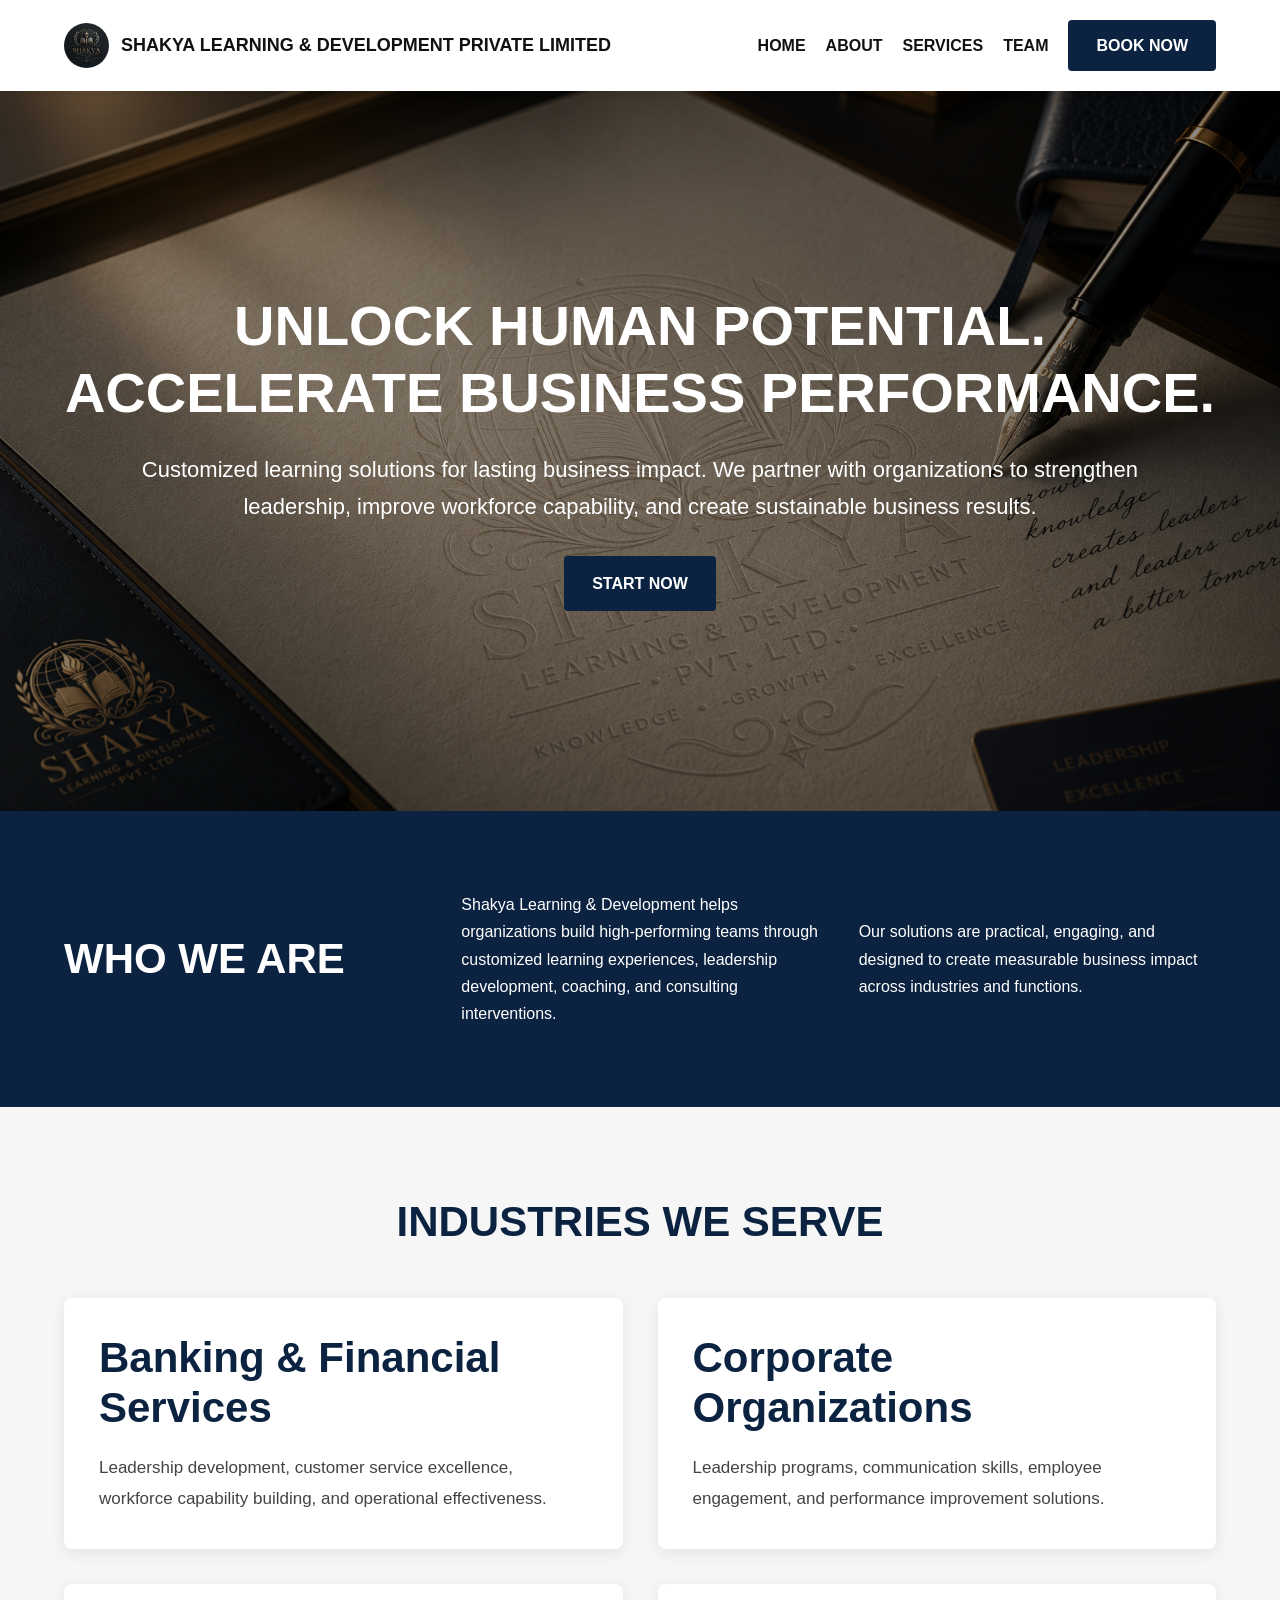
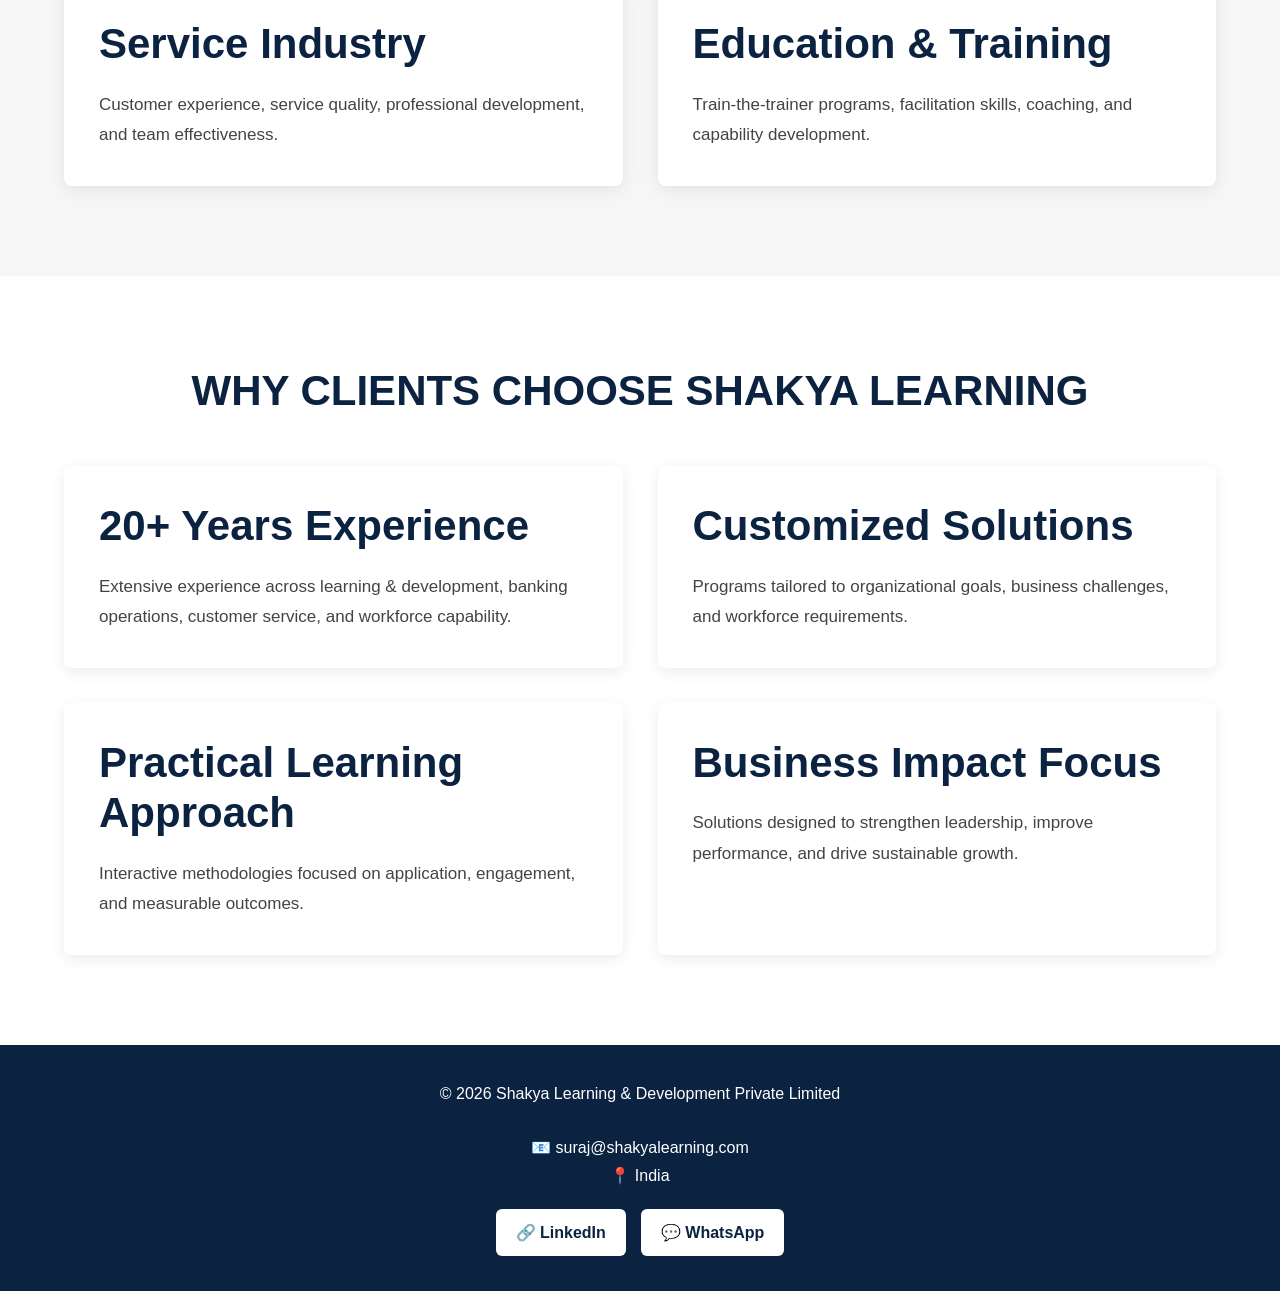
<file: index.html>
<!DOCTYPE html>
<html lang="en">
<head>
<meta charset="UTF-8">
<meta name="viewport" content="width=device-width, initial-scale=1.0">

<title>Shakya Learning & Development</title>

<link rel="stylesheet" href="style.css">
  
<link href="https://unpkg.com/aos@2.3.4/dist/aos.css" rel="stylesheet">
  
</head>

<body>

<header>

<div class="logo">

<img src="images/ChatGPT Image Jun 2, 2026, 10_00_25 AM.png"
alt="Shakya Logo"
class="header-logo">

<span>
SHAKYA LEARNING & DEVELOPMENT PRIVATE LIMITED
</span>

</div>

<div class="nav-links">

<a href="index.html">HOME</a>

<a href="about.html">ABOUT</a>

<a href="services.html">SERVICES</a>

<a href="team.html">TEAM</a>

<a href="contact.html" class="btn">
BOOK NOW
</a>

</div>

</header>

<section class="hero">

<div class="hero-content" data-aos="fade-up">

<h1>
UNLOCK HUMAN POTENTIAL.<br>
ACCELERATE BUSINESS PERFORMANCE.
</h1>

<p>
Customized learning solutions for lasting business impact.
We partner with organizations to strengthen leadership,
improve workforce capability,
and create sustainable business results.
</p>

<a href="about.html" class="btn">
START NOW
</a>

</div>

</section>

<section class="blue-band" data-aos="zoom-in">

<div class="container">

<div class="band-grid">

<div data-aos="zoom-in-up">
<h2>
WHO
WE ARE
</h2>
</div>

<div data-aos="zoom-in-up">
<p>
Shakya Learning & Development helps organizations
build high-performing teams through customized
learning experiences, leadership development,
coaching, and consulting interventions.
</p>
</div>

<div data-aos="zoom-in-up">
<p>
Our solutions are practical, engaging,
and designed to create measurable business impact
across industries and functions.
</p>
</div>

</div>

</div>

</section>

<section class="section">

<div class="container">

<h2 style="text-align:center; margin-bottom:50px;">
INDUSTRIES WE SERVE
</h2>

<div class="services-grid">

<div class="service-card" data-aos="fade-up" data-aos-delay="100">
<h2>Banking & Financial Services</h2>
<p>
Leadership development, customer service excellence,
workforce capability building, and operational effectiveness.
</p>
</div>

<div class="service-card" data-aos="fade-up" data-aos-delay="200">
<h2>Corporate Organizations</h2>
<p>
Leadership programs, communication skills,
employee engagement, and performance improvement solutions.
</p>
</div>

<div class="service-card" data-aos="fade-up" data-aos-delay="300">
<h2>Service Industry</h2>
<p>
Customer experience, service quality,
professional development, and team effectiveness.
</p>
</div>

<div class="service-card" data-aos="fade-up" data-aos-delay="400">
<h2>Education & Training</h2>
<p>
Train-the-trainer programs,
facilitation skills, coaching, and capability development.
</p>
</div>

</div>

</div>

</section>


<section class="section" style="background:#ffffff;">

<div class="container">

<h2 style="text-align:center; margin-bottom:50px;">
WHY CLIENTS CHOOSE SHAKYA LEARNING
</h2>

<div class="services-grid">

<div class="service-card" data-aos="zoom-in" data-aos-delay="100">
<h2>20+ Years Experience</h2>
<p>
Extensive experience across learning & development,
banking operations, customer service, and workforce capability.
</p>
</div>

<div class="service-card" data-aos="zoom-in" data-aos-delay="200">
<h2>Customized Solutions</h2>
<p>
Programs tailored to organizational goals,
business challenges, and workforce requirements.
</p>
</div>

<div class="service-card" data-aos="zoom-in" data-aos-delay="300">
<h2>Practical Learning Approach</h2>
<p>
Interactive methodologies focused on application,
engagement, and measurable outcomes.
</p>
</div>

<div class="service-card" data-aos="zoom-in" data-aos-delay="400">
<h2>Business Impact Focus</h2>
<p>
Solutions designed to strengthen leadership,
improve performance, and drive sustainable growth.
</p>
</div>

</div>

</div>

</section>


<footer>


<p>

© 2026 Shakya Learning & Development Private Limited

</p>


<br>


<p>

📧 suraj@shakyalearning.com

</p>


<p>

📍 India

</p>


<div class="footer-buttons">

<a href="https://www.linkedin.com/in/surajkumar1979" target="_blank" class="footer-btn">
🔗 LinkedIn
</a>

<a href="https://wa.me/919555682554" target="_blank" class="footer-btn">
💬 WhatsApp
</a>

</div>

</footer>

<script src="https://unpkg.com/aos@2.3.4/dist/aos.js"></script>

<script>
AOS.init({
duration:1200,
once:true,
offset:120,
easing:'ease-in-out'
});
</script>

</body>
</html>
</file>
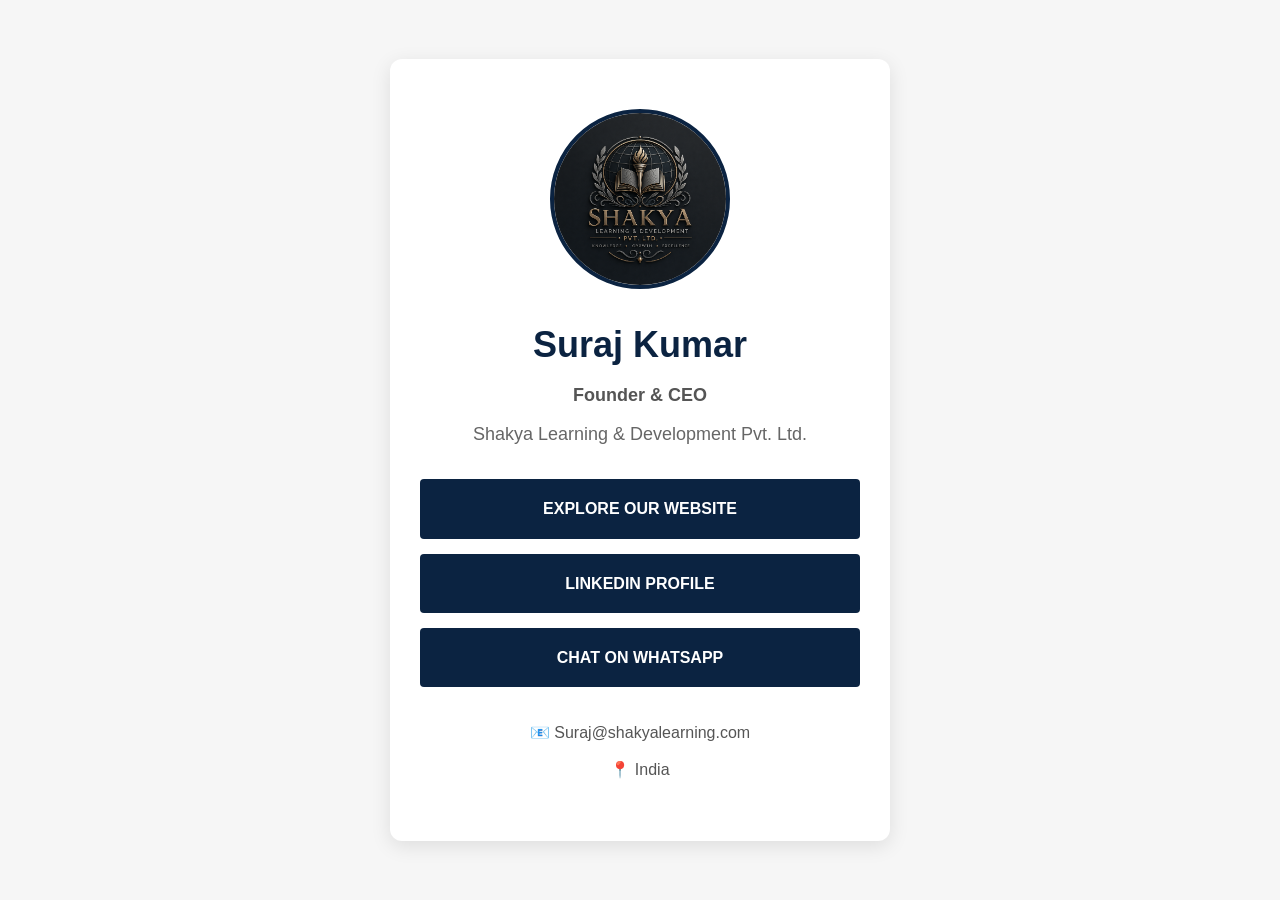
<file: connect.html>
<!DOCTYPE html>

<html lang="en">

<head>

<meta charset="UTF-8">
<meta name="viewport" content="width=device-width, initial-scale=1.0">

<title>Connect With Suraj Kumar</title>

<link rel="stylesheet" href="style.css">

<style>

body{
background:#f6f6f6;
display:flex;
justify-content:center;
align-items:center;
min-height:100vh;
padding:20px;
font-family:Arial, sans-serif;
}

.connect-card{
background:white;
max-width:500px;
width:100%;
padding:50px 30px;
border-radius:12px;
text-align:center;
box-shadow:0 5px 20px rgba(0,0,0,0.10);
}

.connect-logo{
width:180px;
height:180px;
margin:0 auto 25px;
display:block;
border-radius:50%;
object-fit:cover;
border:4px solid #0b2341;
}

.connect-card h1{
font-size:36px;
color:#0b2341;
margin-bottom:5px;
}

.designation{
font-size:18px;
font-weight:600;
color:#555;
margin-bottom:8px;
}

.company{
font-size:18px;
color:#666;
margin-bottom:30px;
}

.connect-card .btn{
display:block;
margin:15px 0;
padding:16px;
font-size:16px;
}

.contact-info{
margin-top:30px;
font-size:16px;
color:#555;
line-height:2;
}

.contact-info p{
margin:5px 0;
}

@media(max-width:768px){

.connect-card{
padding:35px 20px;
}

.connect-logo{
width:150px;
height:150px;
}

.connect-card h1{
font-size:30px;
}

}

</style>

</head>

<body>

<div class="connect-card">

<img
src="images/ChatGPT Image Jun 2, 2026, 10_00_25 AM.png"
alt="Shakya Learning & Development"
class="connect-logo">

<h1>Suraj Kumar</h1>

<div class="designation">
Founder & CEO
</div>

<div class="company">
Shakya Learning & Development Pvt. Ltd.
</div>

<a href="index.html" class="btn">
EXPLORE OUR WEBSITE
</a>

<a href="https://www.linkedin.com/in/surajkumar1979"
target="_blank"
class="btn">
LINKEDIN PROFILE </a>

<a href="https://wa.me/919555682554"
target="_blank"
class="btn">
CHAT ON WHATSAPP </a>

<div class="contact-info">

<p>📧 Suraj@shakyalearning.com</p>

<p>📍 India</p>

</div>

</div>

</body>

</html>
</file>
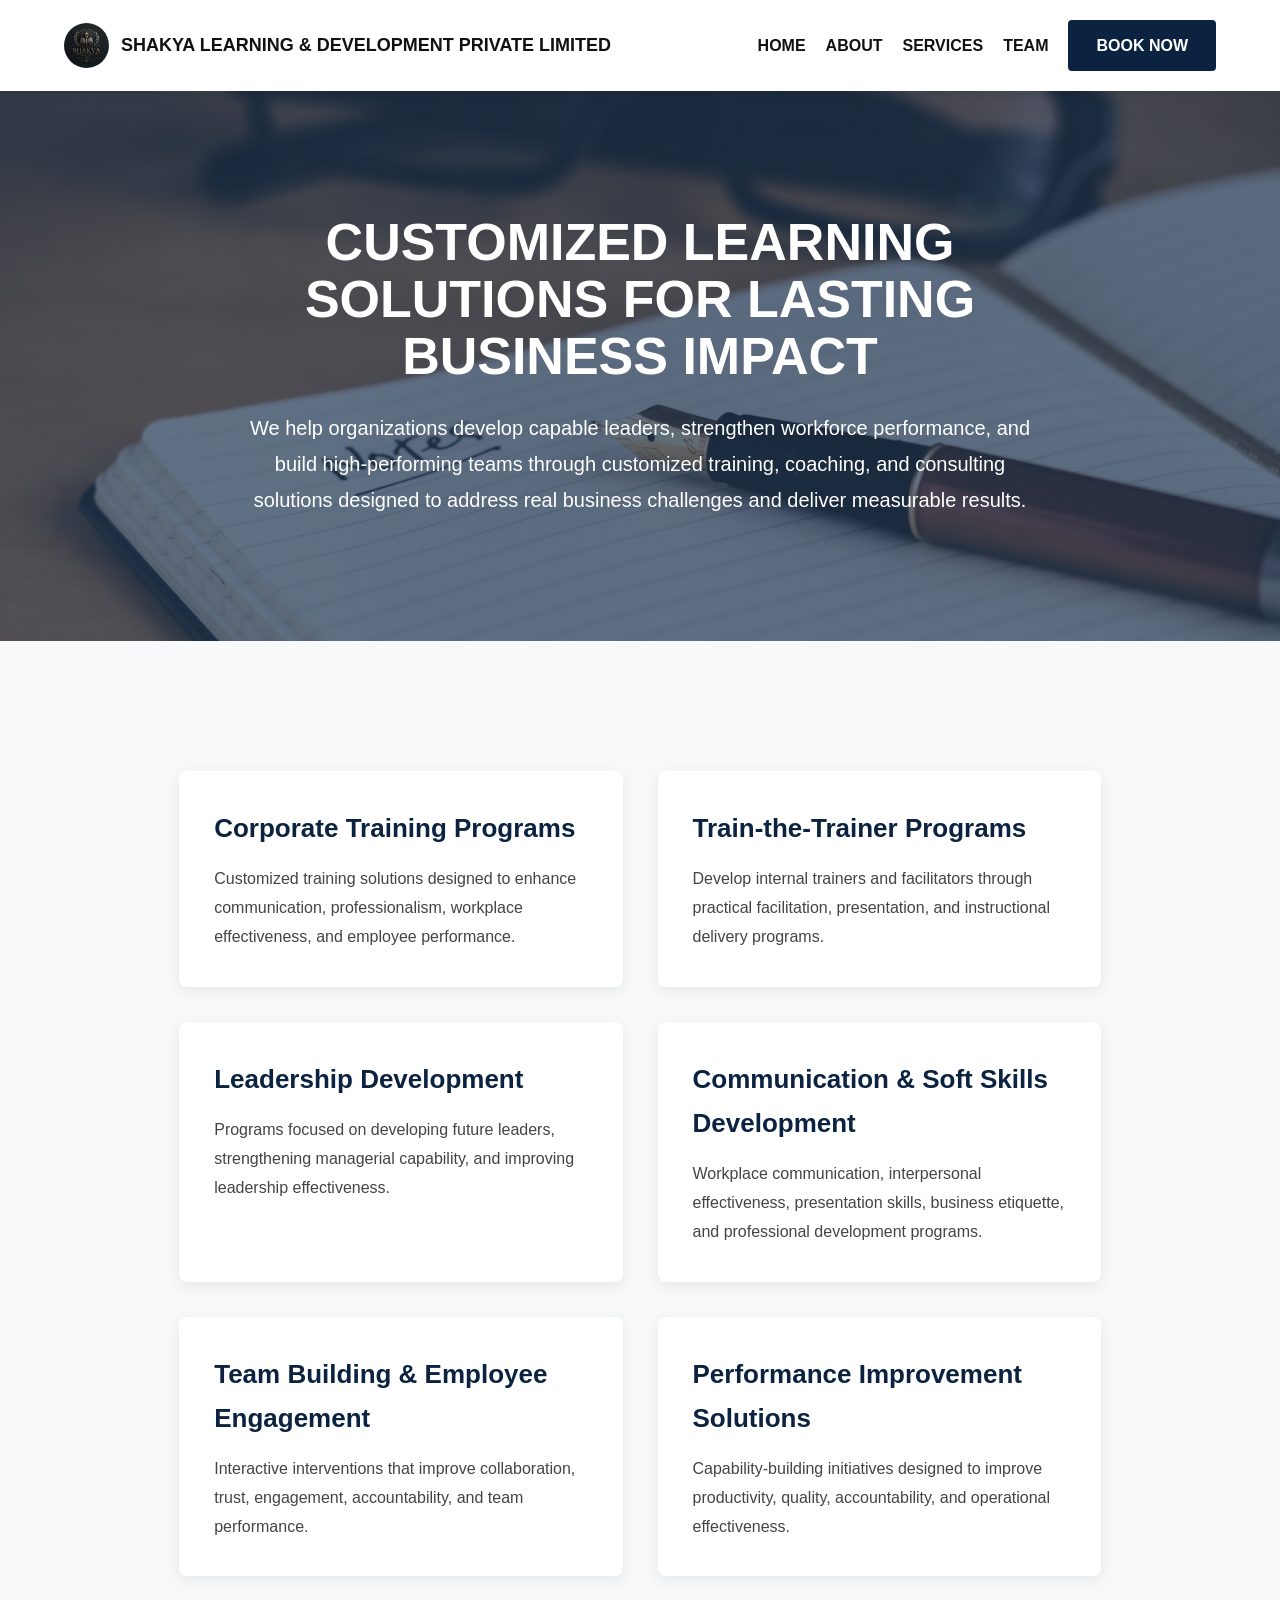
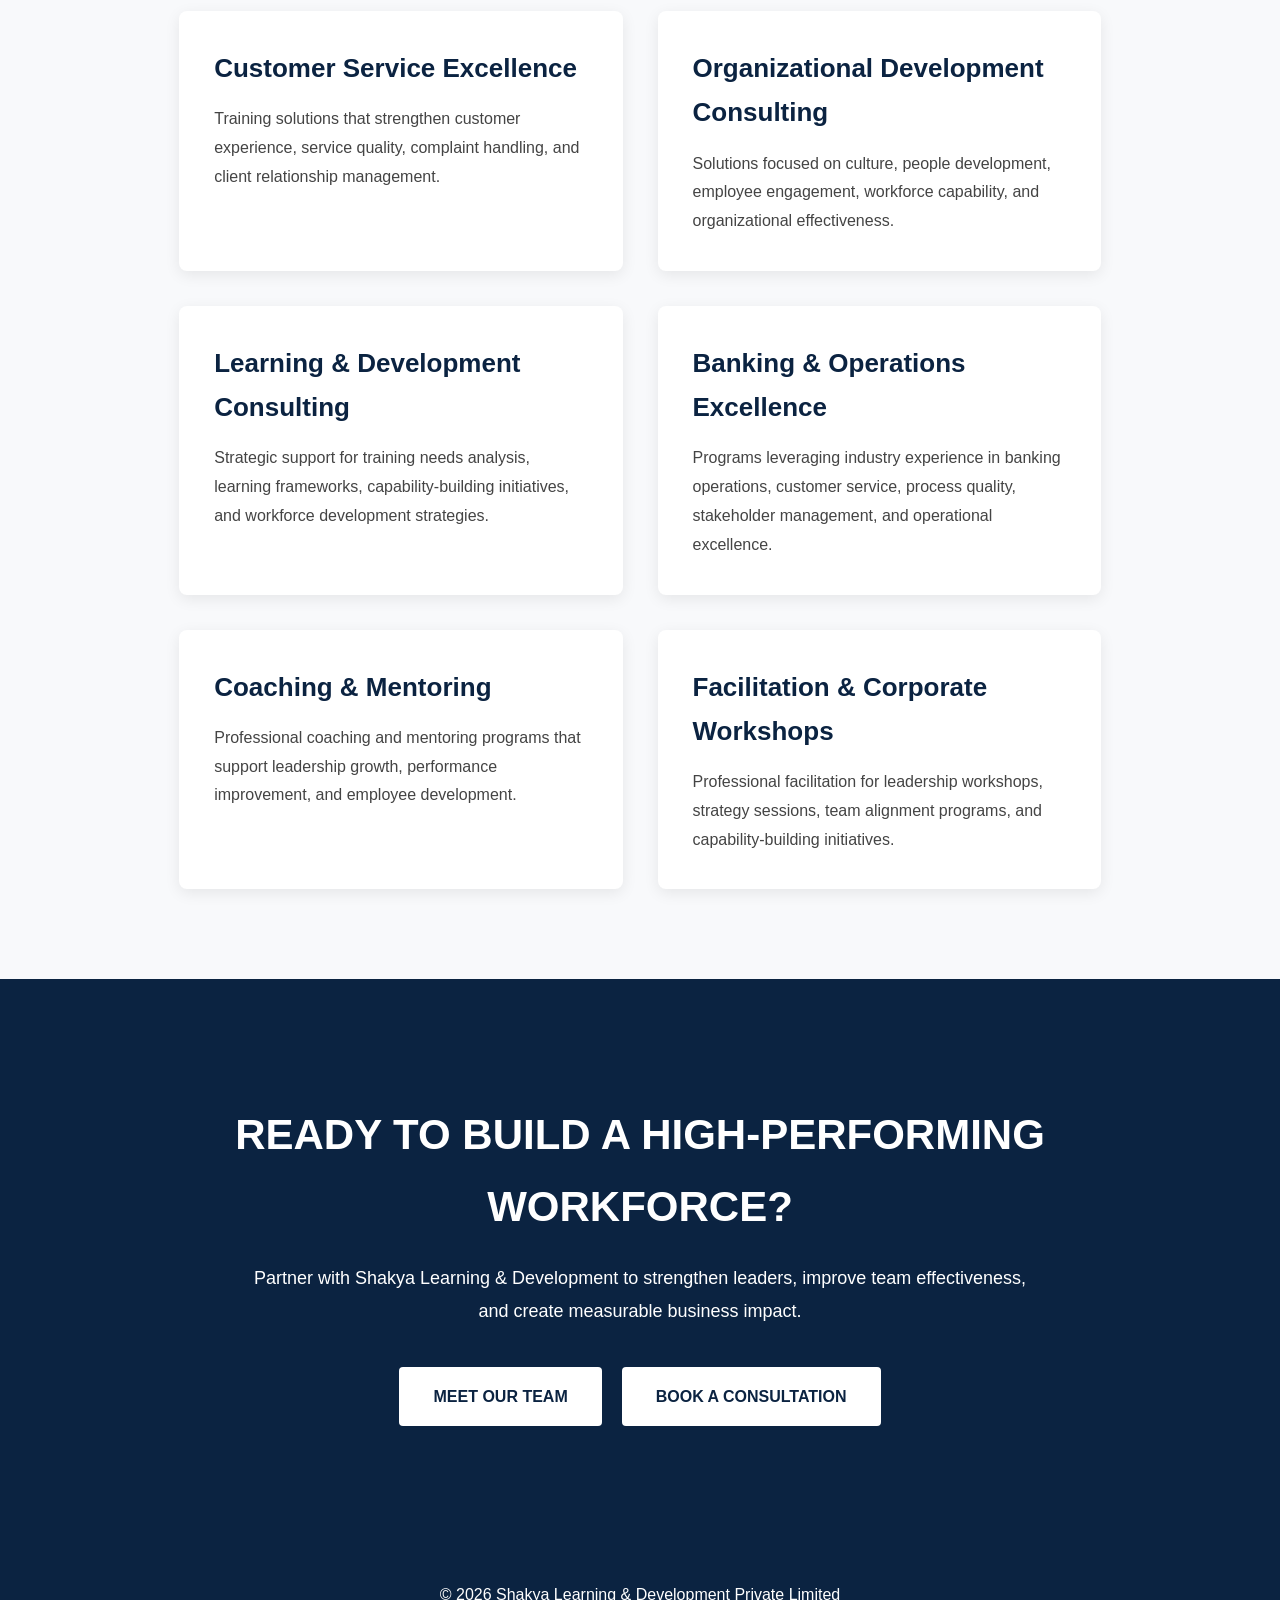
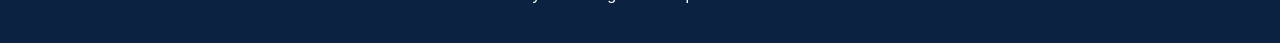
<file: services.html>
<!DOCTYPE html>
<html lang="en">

<head>
<meta charset="UTF-8">
<meta name="viewport" content="width=device-width, initial-scale=1.0">

<title>Our Services | Shakya Learning</title>

<link rel="stylesheet" href="style.css">
</head>

<body>

<header>

<div class="logo">

<img src="images/ChatGPT Image Jun 2, 2026, 10_00_25 AM.png"
alt="Shakya Logo"
class="header-logo">

<span>
SHAKYA LEARNING & DEVELOPMENT PRIVATE LIMITED
</span>

</div>

<div class="nav-links">

<a href="index.html">HOME</a>

<a href="about.html">ABOUT</a>

<a href="services.html">SERVICES</a>

<a href="team.html">TEAM</a>

<a href="contact.html" class="btn">
BOOK NOW
</a>

</div>

</header>
  
<!-- HERO SECTION -->

<section class="services-hero">

<div class="services-overlay">

<h1>CUSTOMIZED LEARNING SOLUTIONS FOR LASTING BUSINESS IMPACT</h1>

<p>
We help organizations develop capable leaders, strengthen workforce performance, and build high-performing teams through customized training, coaching, and consulting solutions designed to address real business challenges and deliver measurable results.
</p>

</div>

</section>

<!-- SERVICES SECTION -->

<section class="services-section">

<div class="container">

<div class="services-grid">

<div class="service-card">
<h2>Corporate Training Programs</h2>
<p>
Customized training solutions designed to enhance communication, professionalism, workplace effectiveness, and employee performance.
</p>
</div>

<div class="service-card">
<h2>Train-the-Trainer Programs</h2>
<p>
Develop internal trainers and facilitators through practical facilitation, presentation, and instructional delivery programs.
</p>
</div>

<div class="service-card">
<h2>Leadership Development</h2>
<p>
Programs focused on developing future leaders, strengthening managerial capability, and improving leadership effectiveness.
</p>
</div>

<div class="service-card">
<h2>Communication & Soft Skills Development</h2>
<p>
Workplace communication, interpersonal effectiveness, presentation skills, business etiquette, and professional development programs.
</p>
</div>

<div class="service-card">
<h2>Team Building & Employee Engagement</h2>
<p>
Interactive interventions that improve collaboration, trust, engagement, accountability, and team performance.
</p>
</div>

<div class="service-card">
<h2>Performance Improvement Solutions</h2>
<p>
Capability-building initiatives designed to improve productivity, quality, accountability, and operational effectiveness.
</p>
</div>

<div class="service-card">
<h2>Customer Service Excellence</h2>
<p>
Training solutions that strengthen customer experience, service quality, complaint handling, and client relationship management.
</p>
</div>

<div class="service-card">
<h2>Organizational Development Consulting</h2>
<p>
Solutions focused on culture, people development, employee engagement, workforce capability, and organizational effectiveness.
</p>
</div>

<div class="service-card">
<h2>Learning & Development Consulting</h2>
<p>
Strategic support for training needs analysis, learning frameworks, capability-building initiatives, and workforce development strategies.
</p>
</div>

<div class="service-card">
<h2>Banking & Operations Excellence</h2>
<p>
Programs leveraging industry experience in banking operations, customer service, process quality, stakeholder management, and operational excellence.
</p>
</div>

<div class="service-card">
<h2>Coaching & Mentoring</h2>
<p>
Professional coaching and mentoring programs that support leadership growth, performance improvement, and employee development.
</p>
</div>

<div class="service-card">
<h2>Facilitation & Corporate Workshops</h2>
<p>
Professional facilitation for leadership workshops, strategy sessions, team alignment programs, and capability-building initiatives.
</p>
</div>

</div>

</div>

</section>

<!-- CTA -->

<section class="services-cta">

<div class="container">

<h2>READY TO BUILD A HIGH-PERFORMING WORKFORCE?</h2>

<p>
Partner with Shakya Learning & Development to strengthen leaders, improve team effectiveness, and create measurable business impact.
</p>

<div class="cta-buttons">

<a href="team.html" class="btn">
MEET OUR TEAM
</a>

<a href="contact.html" class="btn">
BOOK A CONSULTATION
</a>

</div>

</div>

</section>

  <footer>

<p>
© 2026 Shakya Learning & Development Private Limited
</p>

</footer>
  
</body>

</html>
</file>
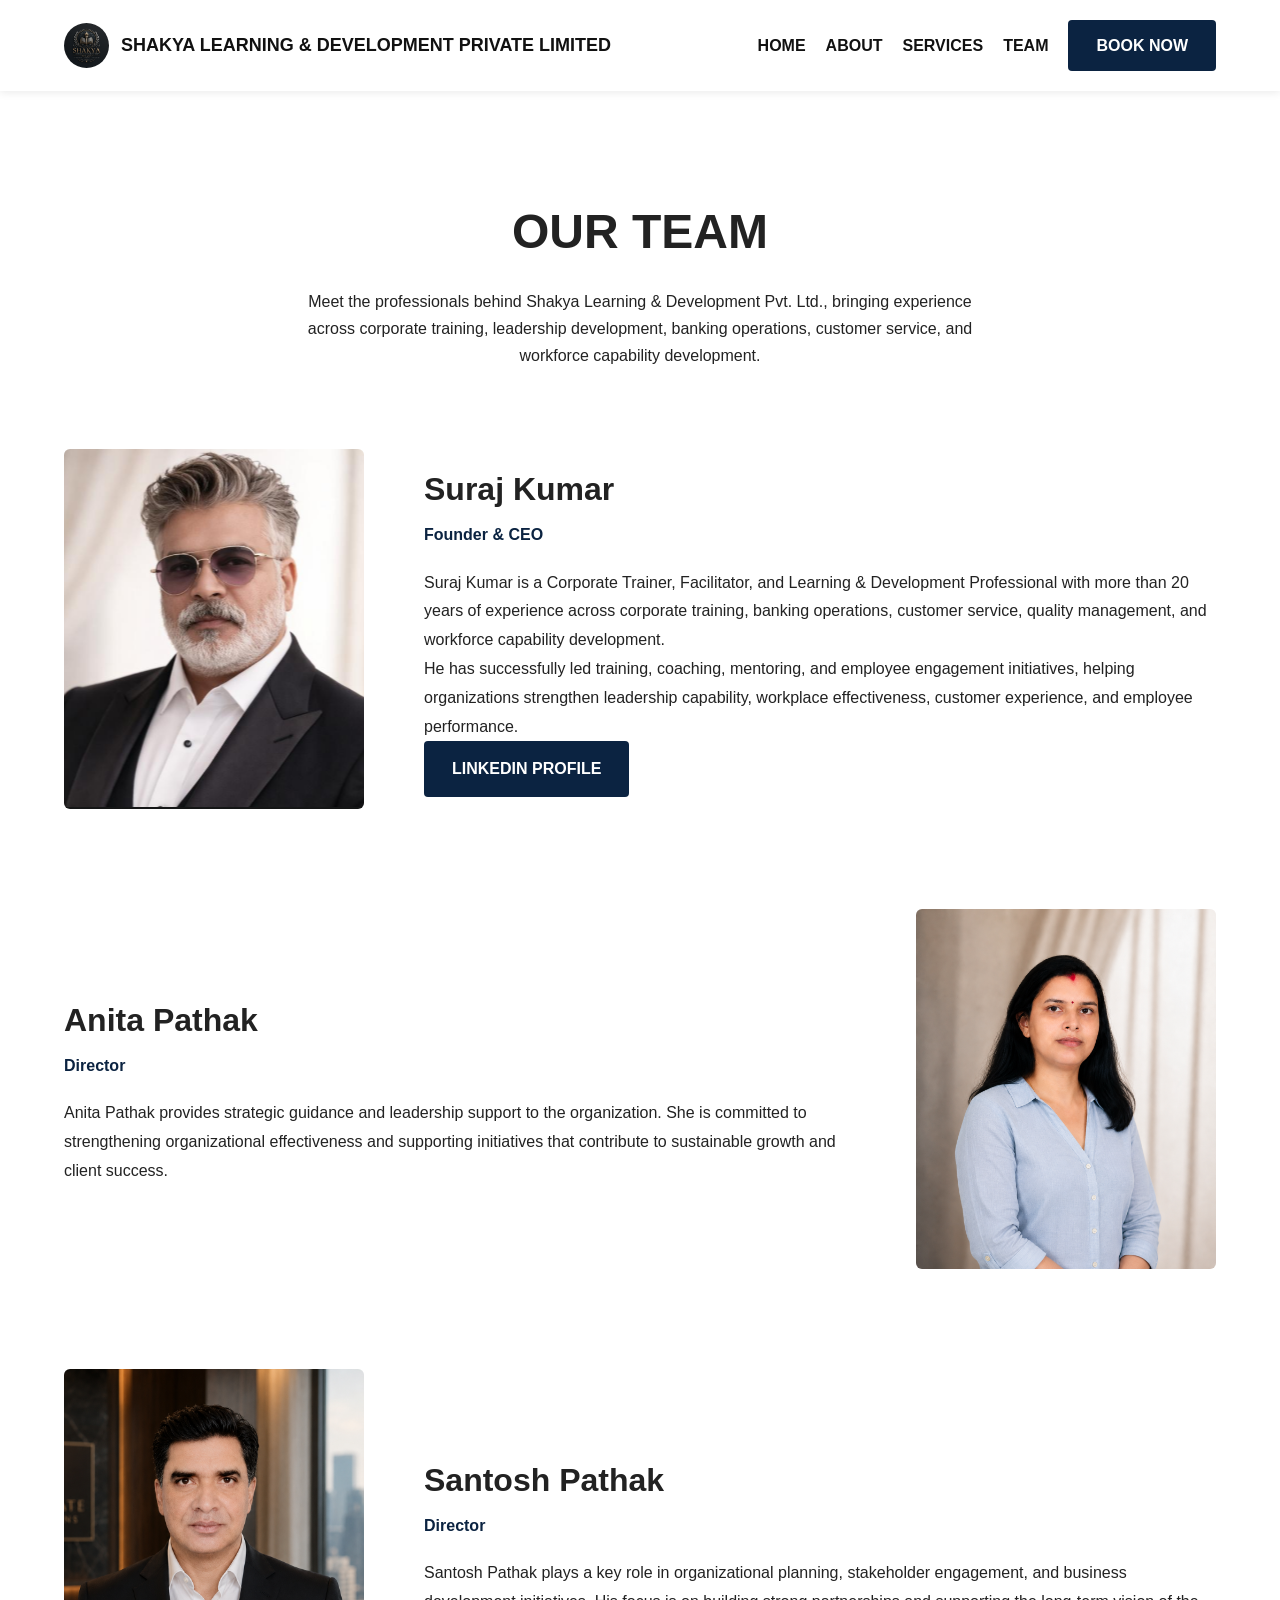
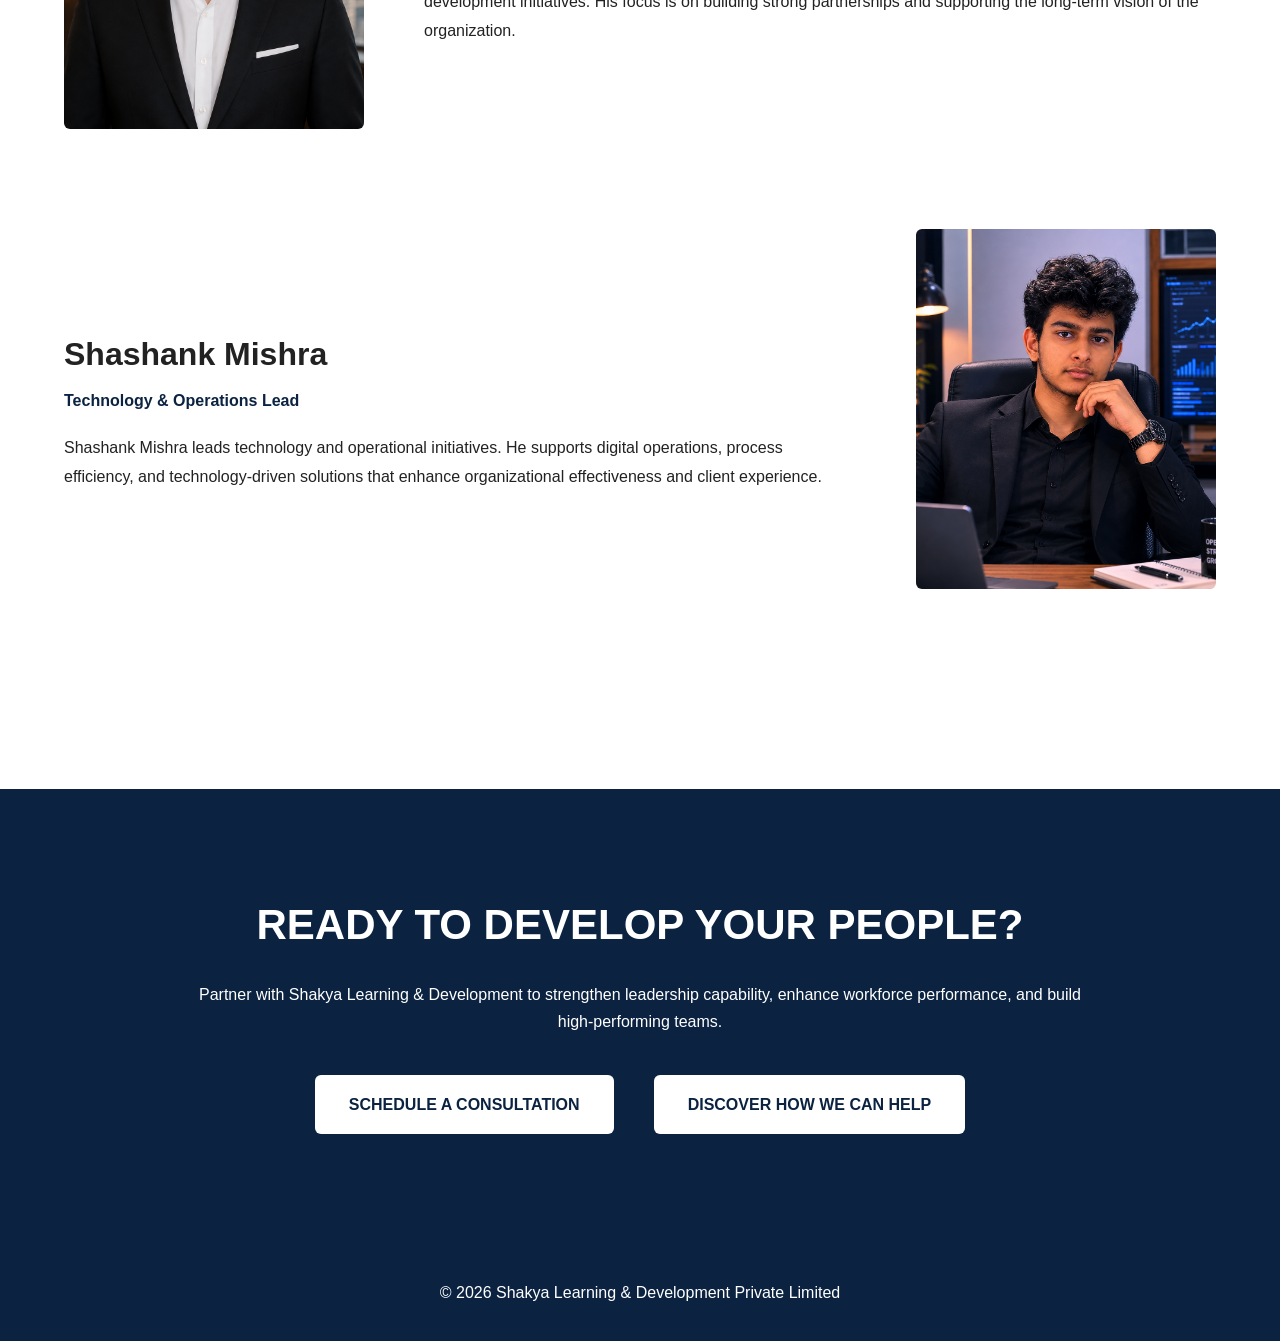
<file: team.html>
<!DOCTYPE html>

<html lang="en">

<head>

<meta charset="UTF-8">
<meta name="viewport" content="width=device-width, initial-scale=1.0">

<title>Our Team | Shakya Learning</title>

<link rel="stylesheet" href="style.css">

</head>

<body>

<header>

<div class="logo">

<img src="images/ChatGPT Image Jun 2, 2026, 10_00_25 AM.png"
alt="Shakya Logo"
class="header-logo">

<span>
SHAKYA LEARNING & DEVELOPMENT PRIVATE LIMITED
</span>

</div>

<div class="nav-links">

<a href="index.html">HOME</a>

<a href="about.html">ABOUT</a>

<a href="services.html">SERVICES</a>

<a href="team.html">TEAM</a>

<a href="contact.html" class="btn">
BOOK NOW
</a>

</div>

</header> 
  
<section class="team-section">

<div class="container">

<div class="team-title">

<h1>OUR TEAM</h1>

<p>
Meet the professionals behind Shakya Learning & Development Pvt. Ltd., bringing experience across corporate training, leadership development, banking operations, customer service, and workforce capability development.
</p>

</div>

<!-- SURAJ -->

<div class="team-member">

<img src="images/dude.png" alt="Suraj Kumar">

<div>

<h2>Suraj Kumar</h2>

<h4>Founder & CEO</h4>

<p>
Suraj Kumar is a Corporate Trainer, Facilitator, and Learning & Development Professional with more than 20 years of experience across corporate training, banking operations, customer service, quality management, and workforce capability development.
</p>

<p>
He has successfully led training, coaching, mentoring, and employee engagement initiatives, helping organizations strengthen leadership capability, workplace effectiveness, customer experience, and employee performance.
</p>

<a href="https://www.linkedin.com/in/surajkumar1979"
target="_blank"
class="btn">
LINKEDIN PROFILE
</a>

</div>

</div>

<!-- ANITA -->

<div class="team-member reverse">

<img src="images/ChatGPT Image Jun 3, 2026, 06_24_48 PM.png" alt="Anita Pathak">

<div>

<h2>Anita Pathak</h2>

<h4>Director</h4>

<p>
Anita Pathak provides strategic guidance and leadership support to the organization. She is committed to strengthening organizational effectiveness and supporting initiatives that contribute to sustainable growth and client success.
</p>

</div>

</div>

<!-- SANTOSH -->

<div class="team-member">

<img src="images/ChatGPT Image Jun 3, 2026, 06_03_48 PM.png" alt="Santosh Pathak">

<div>

<h2>Santosh Pathak</h2>

<h4>Director</h4>

<p>
Santosh Pathak plays a key role in organizational planning, stakeholder engagement, and business development initiatives. His focus is on building strong partnerships and supporting the long-term vision of the organization.
</p>

</div>

</div>

<!-- SHASHANK -->

<div class="team-member reverse">

<img src="images/ChatGPT Image Jun 3, 2026, 06_34_18 PM (1).png" alt="Shashank Mishra">

<div>

<h2>Shashank Mishra</h2>

<h4>Technology & Operations Lead</h4>

<p>
Shashank Mishra leads technology and operational initiatives. He supports digital operations, process efficiency, and technology-driven solutions that enhance organizational effectiveness and client experience.
</p>

</div>

</div>

</div>

</section>

<section class="cta" style="background:#0b2341; color:white; text-align:center;">

<div class="container">

<h2 style="color:white;">
READY TO DEVELOP YOUR PEOPLE?
</h2>

<p style="color:white;">
Partner with Shakya Learning & Development to strengthen leadership capability, enhance workforce performance, and build high-performing teams.
</p>

<div class="cta-buttons">

<a href="contact.html" class="btn">
SCHEDULE A CONSULTATION
</a>

<a href="services.html" class="btn">
DISCOVER HOW WE CAN HELP
</a>

</div>

</div>

</section>

<footer>

<p>
© 2026 Shakya Learning & Development Private Limited
</p>

</footer>

</body>

</html>
</file>
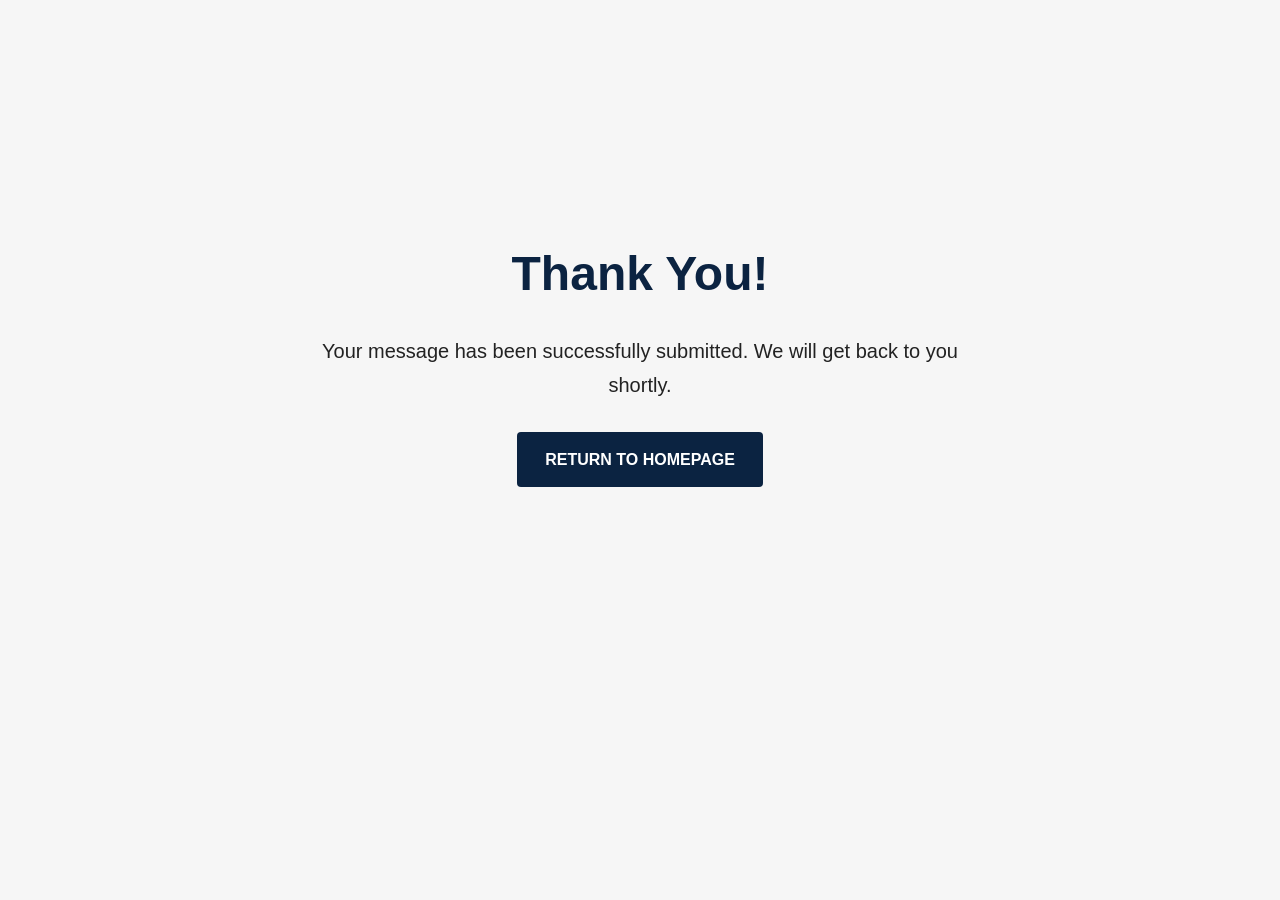
<file: thank you.html>
<!DOCTYPE html>

<html lang="en">

<head>
<meta charset="UTF-8">
<meta name="viewport" content="width=device-width, initial-scale=1.0">
<title>Thank You | Shakya Learning</title>

<link rel="stylesheet" href="style.css">

<style>
.thankyou-section{
min-height:80vh;
display:flex;
justify-content:center;
align-items:center;
text-align:center;
padding:40px;
}

.thankyou-box{
max-width:700px;
}

.thankyou-box h1{
font-size:48px;
color:#0b2341;
margin-bottom:20px;
}

.thankyou-box p{
font-size:20px;
margin-bottom:30px;
}
</style>

</head>

<body>

<section class="thankyou-section">

<div class="thankyou-box">

<h1>Thank You!</h1>

<p>
Your message has been successfully submitted.
We will get back to you shortly.
</p>

<a href="index.html" class="btn">
RETURN TO HOMEPAGE
</a>

</div>

</section>

</body>

</html>
</file>
<file: style.css>
/* =========================
   GLOBAL
========================= */

*{
margin:0;
padding:0;
box-sizing:border-box;
}

body{
font-family:Arial, sans-serif;
line-height:1.7;
color:#222;
background:#f6f6f6;
}

.container{
width:90%;
max-width:1200px;
margin:auto;
}

.section{
padding:80px 0;
}

img{
max-width:100%;
display:block;
}

/* =========================
   HEADER
========================= */

header{
background:#fff;
padding:20px 5%;
display:flex;
justify-content:space-between;
align-items:center;
box-shadow:0 2px 8px rgba(0,0,0,.08);
position:sticky;
top:0;
z-index:100;
}

.logo{
font-weight:700;
font-size:18px;
color:#111;
}

.nav-links{
display:flex;
gap:20px;
align-items:center;
}

.nav-links a{
text-decoration:none;
font-weight:600;
color:#111;
}

.btn{
background:#0b2341;
color:#ffffff !important;
padding:14px 28px;
text-decoration:none;
border-radius:4px;
font-weight:700;
display:inline-block;
}

.btn:hover{
opacity:.9;
}

/* =========================
   HOME PAGE
========================= */

.hero{
min-height:80vh;
display:flex;
justify-content:center;
align-items:center;
text-align:center;
padding:60px 20px;

background:
linear-gradient(
rgba(0,0,0,.45),
rgba(0,0,0,.45)
),
url("images/hero.png");

background-size:cover;
background-position:center;
background-repeat:no-repeat;

color:white;
}

.hero h1{
font-size:56px;
margin-bottom:25px;
line-height:1.2;
}

.hero p{
font-size:22px;
max-width:1000px;
margin:auto auto 30px;
}

.intro{
background:#fff;
padding:80px 10%;
}

.intro h2{
font-size:40px;
margin-bottom:20px;
}

.cta{
padding:100px 10%;
text-align:center;
}

.cta h2{
font-size:42px;
margin-bottom:20px;
}

/* =========================
   ABOUT PAGE
========================= */

.page-hero{
padding:40px 0;
background:#ececec;
}

.two-col{
display:grid;
grid-template-columns:1fr 1fr;
gap:60px;
align-items:center;
}

.two-col img{
width:100%;
border-radius:6px;
}

.page-hero h2{
font-size:48px;
margin-bottom:25px;
line-height:1.2;
}

.page-hero p{
font-size:18px;
}

.blue-band{
background:#0b2341;
color:#fff;
padding:80px 0;
}

.band-grid{
display:grid;
grid-template-columns:1fr 1fr 1fr;
gap:40px;
align-items:center;
}

.band-grid h2{
font-size:42px;
}

/* =========================
   TEAM PAGE
========================= */

.team-section{
padding:100px 0;
background:#fff;
}

.team-title{
text-align:center;
margin-bottom:80px;
}

.team-title h1{
font-size:48px;
margin-bottom:15px;
}

.team-title p{
max-width:700px;
margin:auto;
}

.team-member{
display:grid;
grid-template-columns:300px 1fr;
gap:60px;
align-items:center;
margin-bottom:100px;
}

.team-member img{
width:300px;
height:360px;
object-fit:cover;
border-radius:6px;
}

.team-member h2{
font-size:32px;
margin-bottom:5px;
}

.team-member h4{
color:#0b2341;
margin-bottom:20px;
}

.team-member p{
line-height:1.8;
}

.reverse{
direction:rtl;
}

.reverse > *{
direction:ltr;
}

/* =========================
   FOOTER
========================= */

footer{
background:#0b2341;
color:#fff;
text-align:center;
padding:25px;
}

/* =========================
   MOBILE
========================= */

@media(max-width:768px){

header{
flex-direction:column;
gap:15px;
}

.hero h1{
font-size:34px;
}

.hero p{
font-size:18px;
}

.intro h2{
font-size:30px;
}

.page-hero h2{
font-size:34px;
}

.two-col{
grid-template-columns:1fr;
}

.band-grid{
grid-template-columns:1fr;
text-align:center;
}

.team-member{
grid-template-columns:1fr;
gap:25px;
}

.team-member img{
width:100%;
height:auto;
}

.reverse{
direction:ltr;
}

.team-title h1{
font-size:34px;
}

.logo{
text-align:center;
}

}
/* HEADER NAVIGATION */

header nav{
display:flex;
align-items:center;
gap:25px;
}

.nav-link{
text-decoration:none;
color:#111;
font-weight:600;
}

.nav-link:hover{
color:#0b2341;
}

header .btn{
padding:12px 28px;
}


/* =========================
   SERVICES PAGE
========================= */

.services-hero{
background:
linear-gradient(
rgba(11,35,65,0.65),
rgba(11,35,65,0.65)
),
url("images/imagesservices-banner.jpg");

background-size:cover;
background-position:center;
background-repeat:no-repeat;
min-height:550px;
display:flex;
align-items:center;
justify-content:center;
position:relative;
}

.services-overlay{
padding:80px;
text-align:center;
max-width:1000px;
margin:40px;
}

.services-overlay h1{
color:white;
font-size:52px;
line-height:1.1;
margin-bottom:25px;
}

.services-overlay p{
color:white;
font-size:20px;
line-height:1.8;
max-width:800px;
margin:auto;
}

.services-section{
padding:90px 10%;
background:#f8f9fb;
}

.services-grid{
display:grid;
grid-template-columns:repeat(2,1fr);
gap:35px;
}

.service-card{
background:white;
padding:35px;
border-radius:8px;
box-shadow:0 4px 15px rgba(0,0,0,0.08);
transition:0.3s;
}

.service-card:hover{
transform:translateY(-6px);
}

.service-card h2{
font-size:26px;
margin-bottom:15px;
color:#0b2341;
}

.service-card p{
font-size:16px;
line-height:1.8;
color:#444;
}

.services-cta{
background:#0b2341;
color:white;
text-align:center;
padding:120px 10%;
}

.services-cta h2{
font-size:42px;
margin-bottom:20px;
}

.services-cta p{
font-size:18px;
max-width:800px;
margin:auto;
margin-bottom:40px;
line-height:1.8;
}

.cta-buttons{
display:flex;
justify-content:center;
gap:20px;
flex-wrap:wrap;
}

.services-cta .btn{
background:white;
color:#0b2341;
font-weight:bold;
}

.services-cta .btn:hover{
opacity:0.9;
}

@media(max-width:768px){

.services-overlay{
padding:40px 25px;
}

.services-overlay h1{
font-size:34px;
}

.services-overlay p{
font-size:16px;
}

.services-grid{
grid-template-columns:1fr;
}

.services-cta h2{
font-size:30px;
}

}
.services-cta .btn{
display:inline-block;
padding:16px 34px;
font-size:16px;
font-weight:700;
text-transform:uppercase;
}
.services-cta .btn{
color:#002b4f;
background:white;
font-weight:700;
}
header nav a,
header nav a:visited{
    color:#0b2341 !important;
    text-decoration:none;
}

header nav a:hover{
    color:#35506f !important;
}

.services-cta .btn{
    background:#ffffff !important;
    color:#0b2341 !important;
    padding:16px 34px;
    border-radius:4px;
    font-weight:700;
    text-decoration:none;
    display:inline-block;
}

.services-cta .btn:hover{
    background:#e8edf2 !important;
}
/* BOOK NOW button text fix */

header .btn,
header .btn:visited{
    color:#ffffff !important;
}

header .btn:hover{
    color:#ffffff !important;
}

/* ABOUT PAGE CTA BUTTON FIX */

.cta .btn{
    background:#ffffff !important;
    color:#0b2341 !important;
    padding:16px 34px !important;
    border-radius:6px !important;
    text-decoration:none !important;
    font-weight:700 !important;
    display:inline-block !important;
    margin:10px !important;
}

.cta .btn:hover{
    background:#e8edf2 !important;
}

.cta-buttons{
    display:flex;
    justify-content:center;
    gap:20px;
    flex-wrap:wrap;
    margin-top:30px;
}

.footer-buttons{
display:flex;
justify-content:center;
gap:15px;
margin-top:20px;
flex-wrap:wrap;
}

.footer-btn{
background:#ffffff;
color:#0b2341 !important;
padding:10px 20px;
border-radius:6px;
text-decoration:none;
font-weight:700;
display:inline-block;
}

.footer-btn:hover{
background:#e8edf2;
}


/* HEADER LOGO */

.logo{
display:flex;
align-items:center;
gap:12px;
}

.header-logo{
width:45px;
height:45px;
border-radius:50%;
object-fit:cover;
}

@media(max-width:768px){

.logo{
flex-direction:column;
text-align:center;
}

.header-logo{
width:65px;
height:65px;
}

}

/* =====================================
   PREMIUM WEBSITE ENHANCEMENTS
   Add at END of CSS
===================================== */

/* Smooth scrolling */

html{
scroll-behavior:smooth;
}

/* Page fade-in */

body{
animation:pageFade 0.8s ease;
}

@keyframes pageFade{
from{
opacity:0;
}
to{
opacity:1;
}
}

/* Premium service cards */

.service-card{
transition:
transform 0.35s ease,
box-shadow 0.35s ease,
background 0.35s ease;
}

.service-card:hover{
transform:translateY(-10px);
box-shadow:0 18px 35px rgba(0,0,0,0.12);
}

/* Footer buttons */

.footer-btn{
transition:
transform 0.3s ease,
background 0.3s ease,
box-shadow 0.3s ease;
}

.footer-btn:hover{
transform:translateY(-4px);
box-shadow:0 8px 18px rgba(0,0,0,0.15);
}

/* Main buttons */

.btn{
transition:
transform 0.3s ease,
box-shadow 0.3s ease,
opacity 0.3s ease;
}

.btn:hover{
transform:translateY(-3px);
box-shadow:0 10px 20px rgba(0,0,0,0.15);
}

/* Team images */

.team-member img{
transition:
transform 0.4s ease,
box-shadow 0.4s ease;
}

.team-member img:hover{
transform:scale(1.03);
box-shadow:0 12px 30px rgba(0,0,0,0.15);
}

/* About page images */

.two-col img{
transition:
transform 0.4s ease,
box-shadow 0.4s ease;
}

.two-col img:hover{
transform:scale(1.03);
box-shadow:0 12px 30px rgba(0,0,0,0.15);
}

/* Navigation */

.nav-links a,
nav a{
transition:color 0.3s ease;
}

.nav-links a:hover,
nav a:hover{
color:#35506f;
}

/* Header */

header{
transition:all 0.3s ease;
}

/* Section headings */

.section h2,
.page-hero h2,
.team-title h1{
transition:all 0.3s ease;
}

/* Premium footer */

footer{
padding:40px 20px;
}

/* Better spacing on mobile */

@media(max-width:768px){

.service-card{
padding:25px;
}

footer{
padding:30px 15px;
}

}


/* ========================================
   ABOUT PAGE PREMIUM ENHANCEMENTS
======================================== */

/* Better Section Spacing */

.page-hero,
.section{
padding-top:90px;
padding-bottom:90px;
}

/* Headings */

.page-hero h2,
.section h2{
color:#0b2341;
font-size:42px;
margin-bottom:25px;
line-height:1.2;
}

.section p{
font-size:17px;
}

/* Image Effects */

.page-hero img,
.two-col img{
border-radius:10px;
transition:all .5s ease;
box-shadow:0 10px 30px rgba(0,0,0,.10);
}

.page-hero img:hover,
.two-col img:hover{
transform:scale(1.03);
box-shadow:0 20px 40px rgba(0,0,0,.15);
}

/* Mission Section */

.section h2{
margin-bottom:20px;
}

/* Values Cards */

.services-grid{
margin-top:40px;
}

.service-card{
transition:all .35s ease;
cursor:pointer;
}

.service-card:hover{
transform:translateY(-10px);
box-shadow:0 15px 35px rgba(0,0,0,.15);
}

/* Expertise List */

.section p{
transition:.3s;
}

.section p:hover{
transform:translateX(6px);
}

/* CTA */

.cta{
overflow:hidden;
position:relative;
}

.cta .btn{
transition:all .3s ease !important;
}

.cta .btn:hover{
transform:translateY(-3px);
}

/* Footer */

footer{
padding:35px;
}

/* Mobile Improvements */

@media(max-width:768px){

.page-hero h2,
.section h2{
font-size:30px;
text-align:center;
}

.page-hero p,
.section p{
text-align:center;
}

.page-hero,
.section{
padding-top:60px;
padding-bottom:60px;
}

}
</file>
